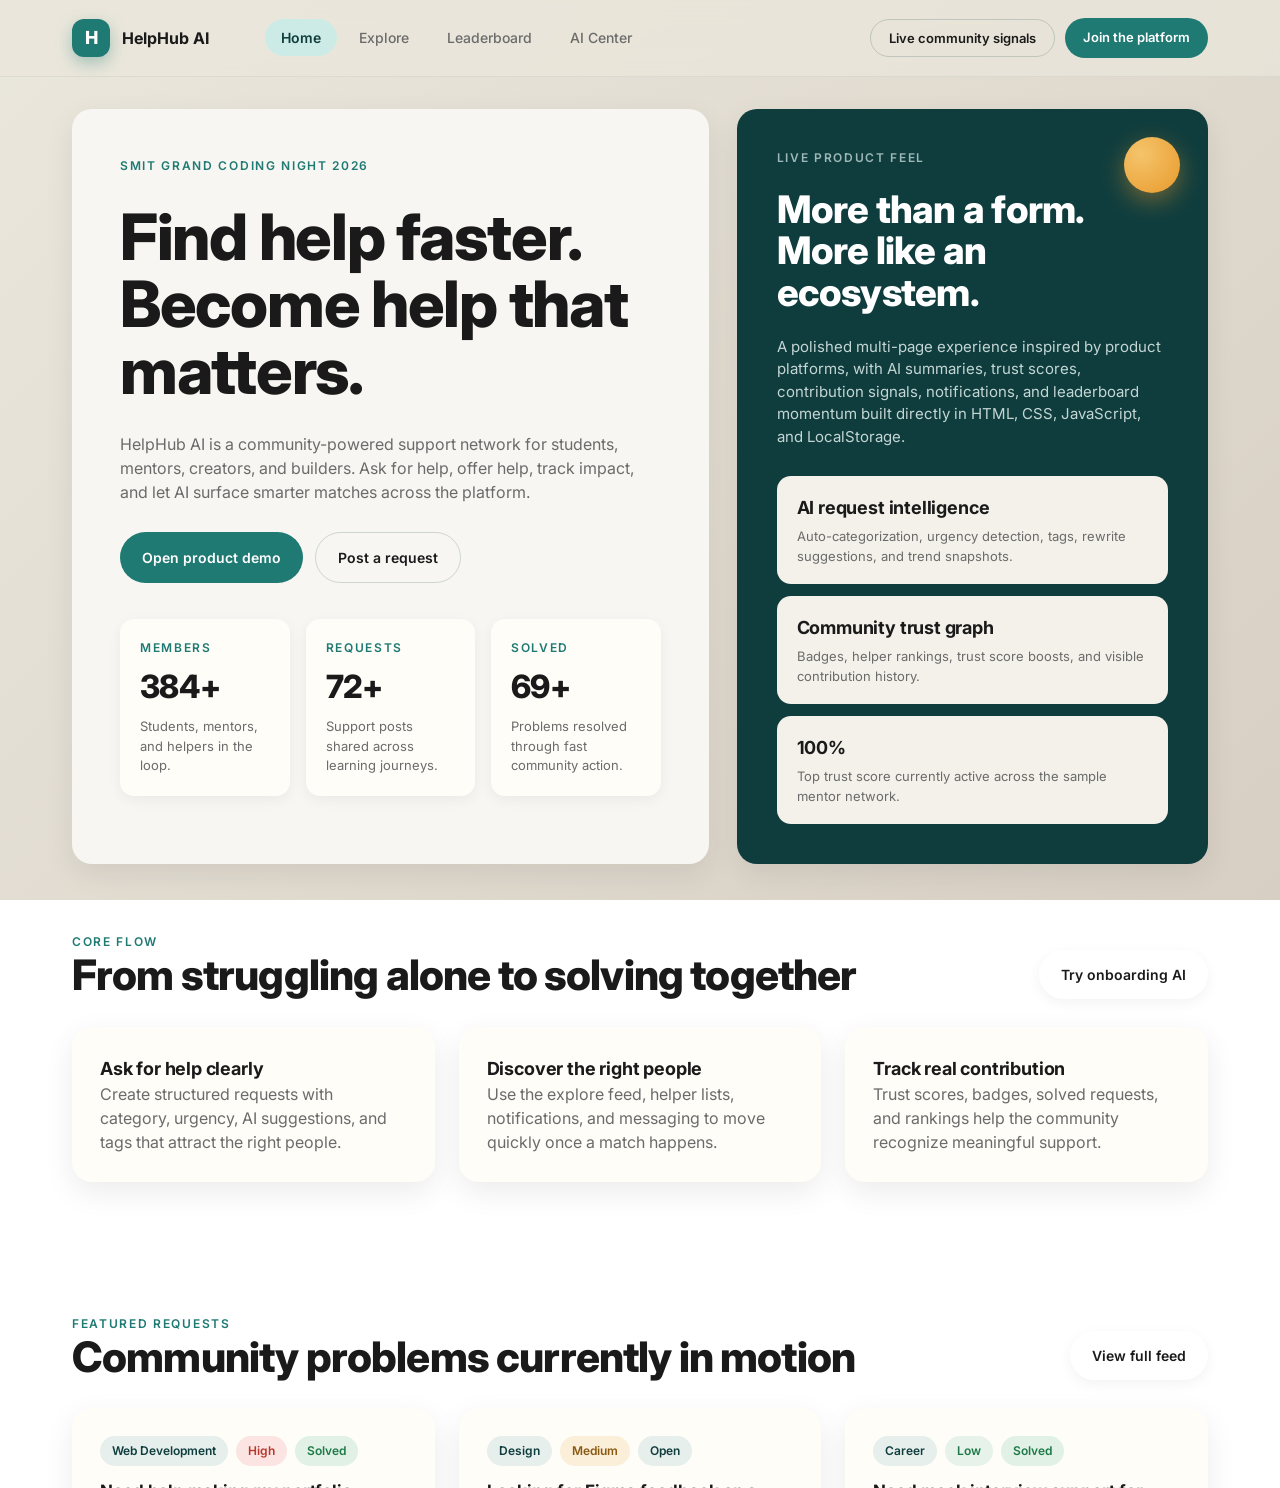
<file: project/index.html>
<!doctype html>
<html lang="en">
<head>
  <meta charset="utf-8" />
  <title>HelpHub AI</title>
  <meta http-equiv="refresh" content="0; url=home/index.html" />
</head>
<body>
  <p>Redirecting to <a href="home/index.html">HelpHub AI</a>…</p>
</body>
</html>
</file>
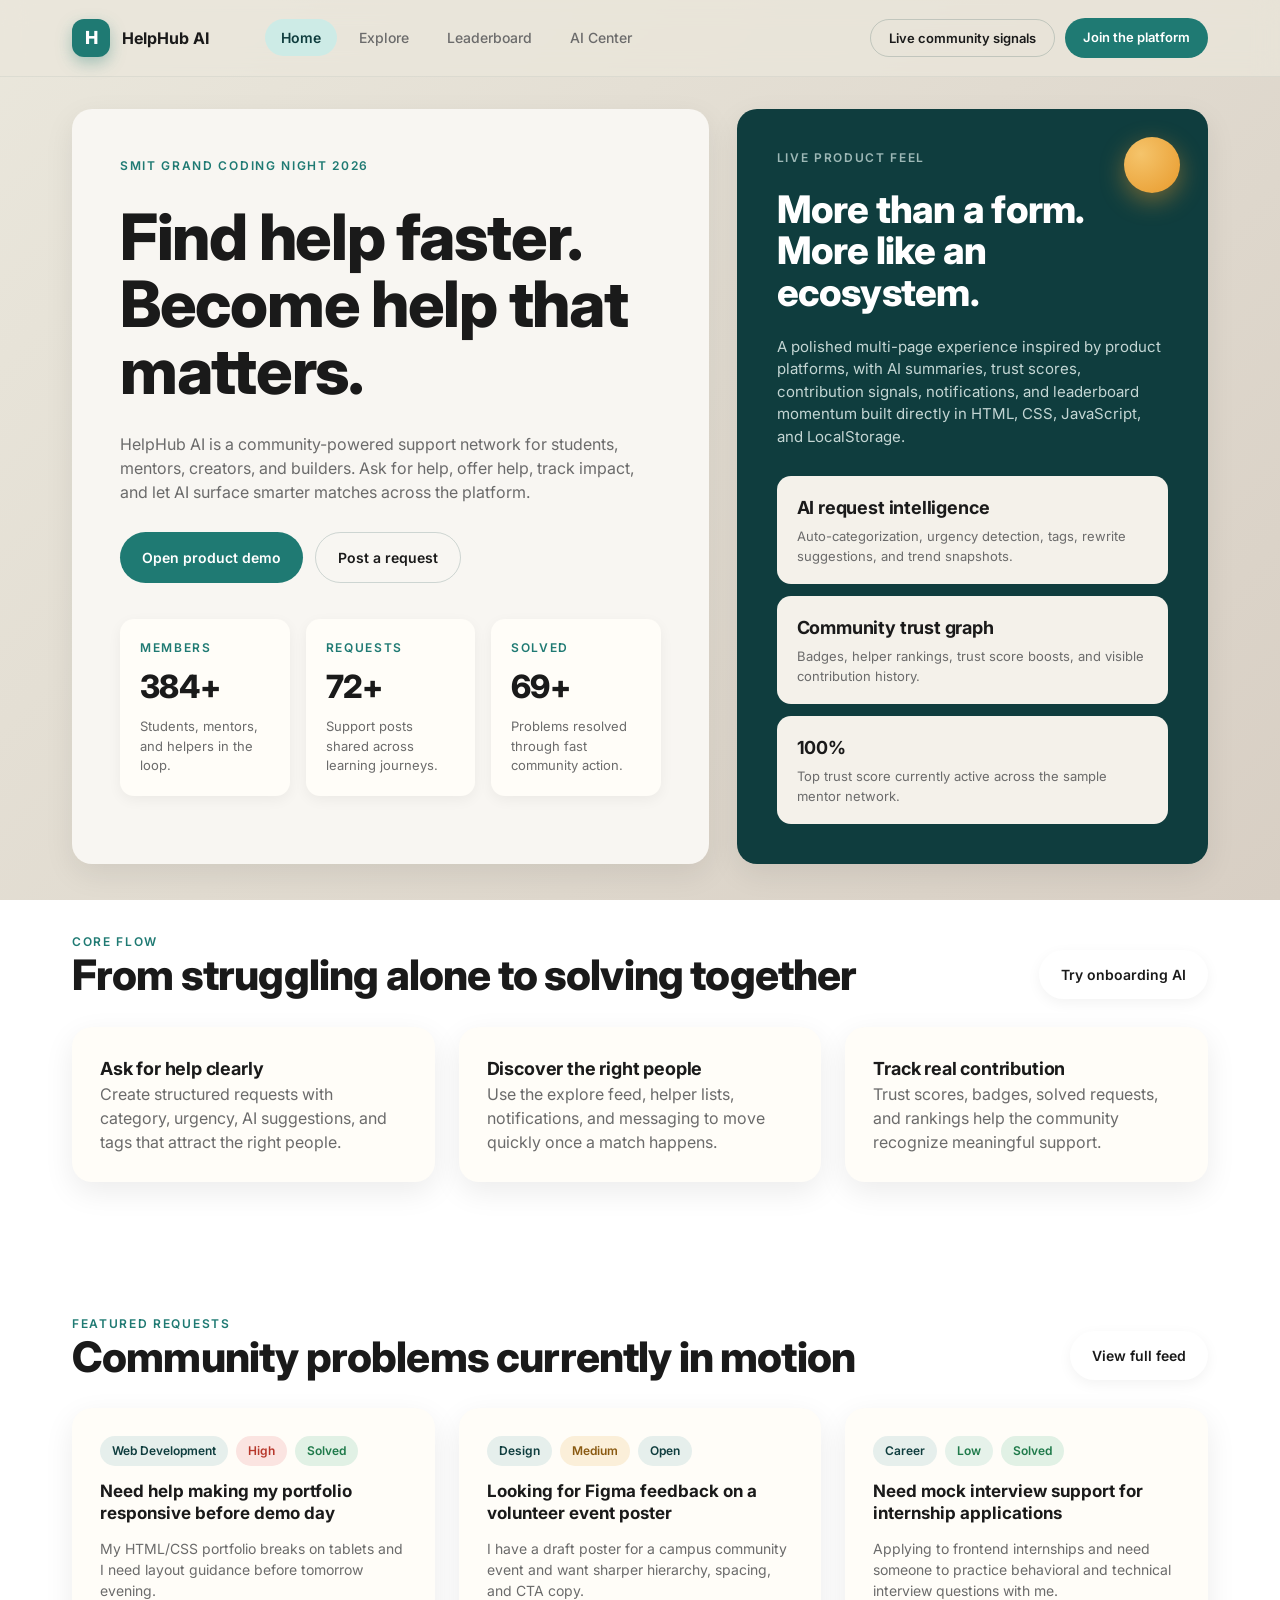
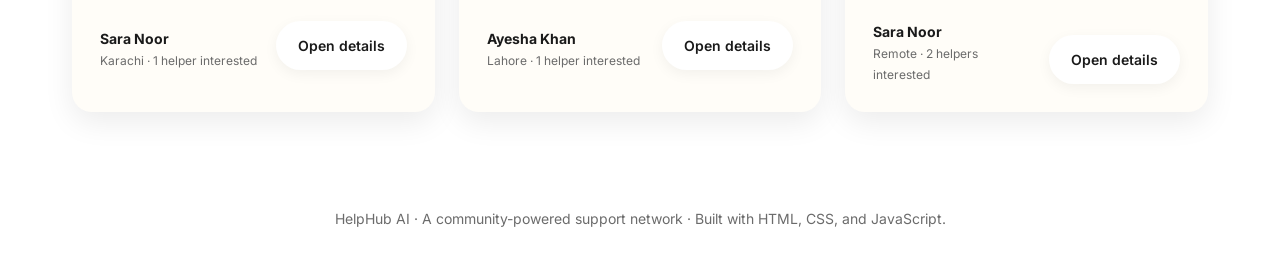
<file: project/home/index.html>
<!doctype html>
<html lang="en">
<head>
  <meta charset="utf-8" />
  <meta name="viewport" content="width=device-width,initial-scale=1" />
  <title>HelpHub AI — Find help faster. Become help that matters.</title>
  <meta name="description" content="HelpHub AI is a community-powered support network for students, mentors, creators, and builders." />
  <link rel="stylesheet" href="../shared/global.css" />
  <link rel="stylesheet" href="../shared/navbar.css" />
  <link rel="stylesheet" href="../shared/footer.css" />
  <link rel="stylesheet" href="home.css" />
</head>
<body>
  <main class="container">
    <!-- HERO -->
    <section class="hero">
      <div class="card hero-left">
        <span class="eyebrow">SMIT GRAND CODING NIGHT 2026</span>
        <h1 class="display">Find help faster.<br/>Become help that matters.</h1>
        <p class="lead">
          HelpHub AI is a community-powered support network for students, mentors,
          creators, and builders. Ask for help, offer help, track impact, and let AI
          surface smarter matches across the platform.
        </p>
        <div class="hero-actions">
          <a class="btn btn-primary" href="#demo">Open product demo</a>
          <a class="btn btn-ghost" href="../explore/explore.html">Post a request</a>
        </div>
        <div class="hero-stats">
          <div class="stat">
            <span class="eyebrow">MEMBERS</span>
            <div class="stat-num">384+</div>
            <p>Students, mentors, and helpers in the loop.</p>
          </div>
          <div class="stat">
            <span class="eyebrow">REQUESTS</span>
            <div class="stat-num">72+</div>
            <p>Support posts shared across learning journeys.</p>
          </div>
          <div class="stat">
            <span class="eyebrow">SOLVED</span>
            <div class="stat-num">69+</div>
            <p>Problems resolved through fast community action.</p>
          </div>
        </div>
      </div>

      <aside class="card-dark hero-right">
        <span class="dot-orb" aria-hidden="true"></span>
        <span class="eyebrow light">LIVE PRODUCT FEEL</span>
        <h2 class="dark-title">More than a form.<br/>More like an ecosystem.</h2>
        <p class="dark-lead">
          A polished multi-page experience inspired by product platforms, with AI
          summaries, trust scores, contribution signals, notifications, and
          leaderboard momentum built directly in HTML, CSS, JavaScript, and LocalStorage.
        </p>
        <div class="dark-cards">
          <div class="dark-card">
            <h3 class="card-title">AI request intelligence</h3>
            <p>Auto-categorization, urgency detection, tags, rewrite suggestions, and trend snapshots.</p>
          </div>
          <div class="dark-card">
            <h3 class="card-title">Community trust graph</h3>
            <p>Badges, helper rankings, trust score boosts, and visible contribution history.</p>
          </div>
          <div class="dark-card">
            <h3 class="card-title">100%</h3>
            <p>Top trust score currently active across the sample mentor network.</p>
          </div>
        </div>
      </aside>
    </section>

    <!-- CORE FLOW -->
    <section class="section">
      <div class="section-head">
        <div>
          <span class="eyebrow">CORE FLOW</span>
          <h2 class="section-title">From struggling alone to solving together</h2>
        </div>
        <a class="btn btn-pill-light" href="../ai-center/ai.html">Try onboarding AI</a>
      </div>
      <div class="grid grid-3 flow-grid">
        <div class="card">
          <h3 class="card-title">Ask for help clearly</h3>
          <p class="muted">Create structured requests with category, urgency, AI suggestions, and tags that attract the right people.</p>
        </div>
        <div class="card">
          <h3 class="card-title">Discover the right people</h3>
          <p class="muted">Use the explore feed, helper lists, notifications, and messaging to move quickly once a match happens.</p>
        </div>
        <div class="card">
          <h3 class="card-title">Track real contribution</h3>
          <p class="muted">Trust scores, badges, solved requests, and rankings help the community recognize meaningful support.</p>
        </div>
      </div>
    </section>

    <!-- FEATURED -->
    <section class="section">
      <div class="section-head">
        <div>
          <span class="eyebrow">FEATURED REQUESTS</span>
          <h2 class="section-title">Community problems currently in motion</h2>
        </div>
        <a class="btn btn-pill-light" href="../explore/explore.html">View full feed</a>
      </div>
      <div id="featuredGrid" class="grid grid-3"></div>
    </section>
  </main>

  <script src="../shared/store.js"></script>
  <script src="home.js"></script>
</body>
</html>
</file>
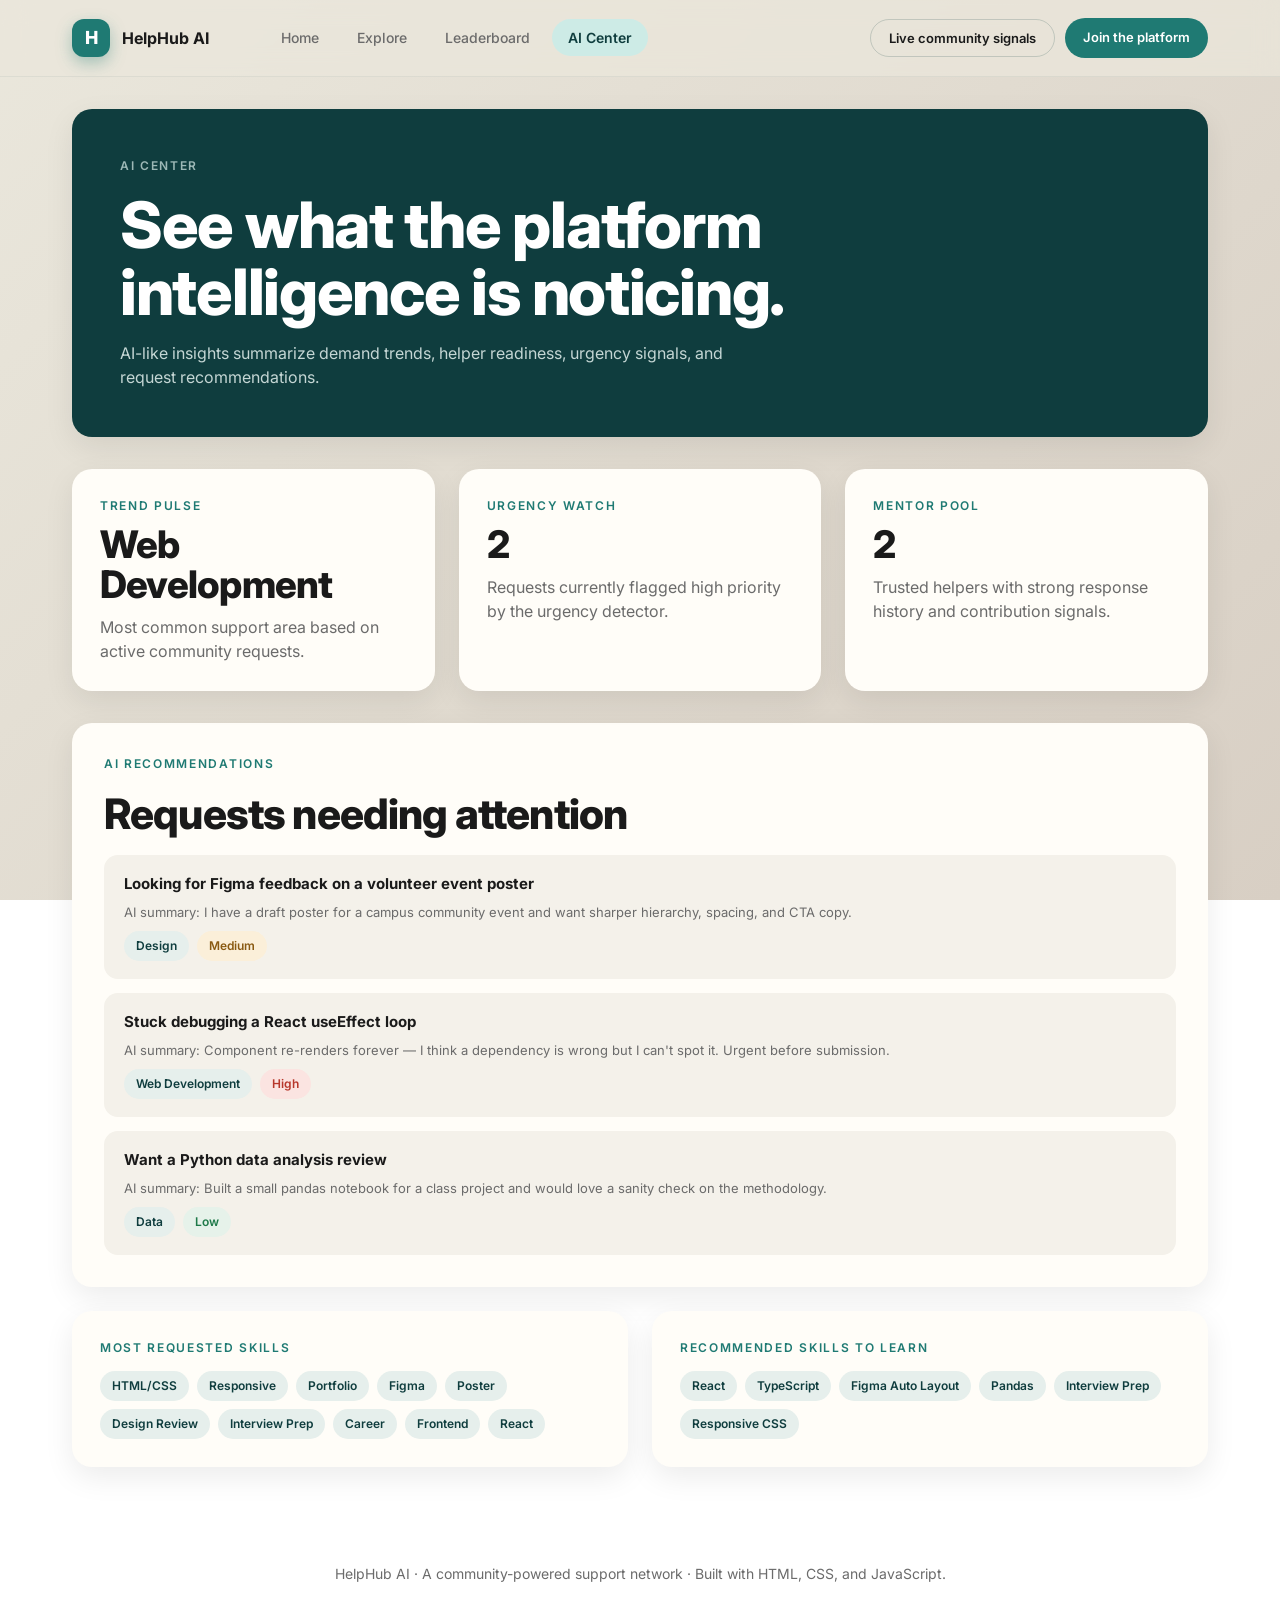
<file: project/ai-center/ai.html>
<!doctype html>
<html lang="en">
<head>
  <meta charset="utf-8" />
  <meta name="viewport" content="width=device-width,initial-scale=1" />
  <title>AI Center — HelpHub AI</title>
  <link rel="stylesheet" href="../shared/global.css" />
  <link rel="stylesheet" href="../shared/navbar.css" />
  <link rel="stylesheet" href="../shared/footer.css" />
  <link rel="stylesheet" href="ai.css" />
</head>
<body>
  <main class="container">
    <section class="card-dark page-hero">
      <span class="eyebrow light">AI CENTER</span>
      <h1 class="display dark-h1">See what the platform intelligence is noticing.</h1>
      <p class="dark-lead">AI-like insights summarize demand trends, helper readiness, urgency signals, and request recommendations.</p>
    </section>

    <section class="insight-grid">
      <div class="card insight">
        <span class="eyebrow">TREND PULSE</span>
        <h2 class="big" id="trendCat">Web Development</h2>
        <p class="muted">Most common support area based on active community requests.</p>
      </div>
      <div class="card insight">
        <span class="eyebrow">URGENCY WATCH</span>
        <h2 class="big" id="urgentCount">0</h2>
        <p class="muted">Requests currently flagged high priority by the urgency detector.</p>
      </div>
      <div class="card insight">
        <span class="eyebrow">MENTOR POOL</span>
        <h2 class="big" id="mentorCount">0</h2>
        <p class="muted">Trusted helpers with strong response history and contribution signals.</p>
      </div>
    </section>

    <section class="card recs">
      <span class="eyebrow">AI RECOMMENDATIONS</span>
      <h2 class="section-title">Requests needing attention</h2>
      <div id="recList" class="rec-list"></div>
    </section>

    <section class="skills-grid">
      <div class="card">
        <span class="eyebrow">MOST REQUESTED SKILLS</span>
        <div id="skillTags" class="tag-cloud"></div>
      </div>
      <div class="card">
        <span class="eyebrow">RECOMMENDED SKILLS TO LEARN</span>
        <div class="tag-cloud">
          <span class="tag">React</span><span class="tag">TypeScript</span>
          <span class="tag">Figma Auto Layout</span><span class="tag">Pandas</span>
          <span class="tag">Interview Prep</span><span class="tag">Responsive CSS</span>
        </div>
      </div>
    </section>
  </main>

  <script src="../shared/store.js"></script>
  <script src="ai.js"></script>
</body>
</html>
</file>
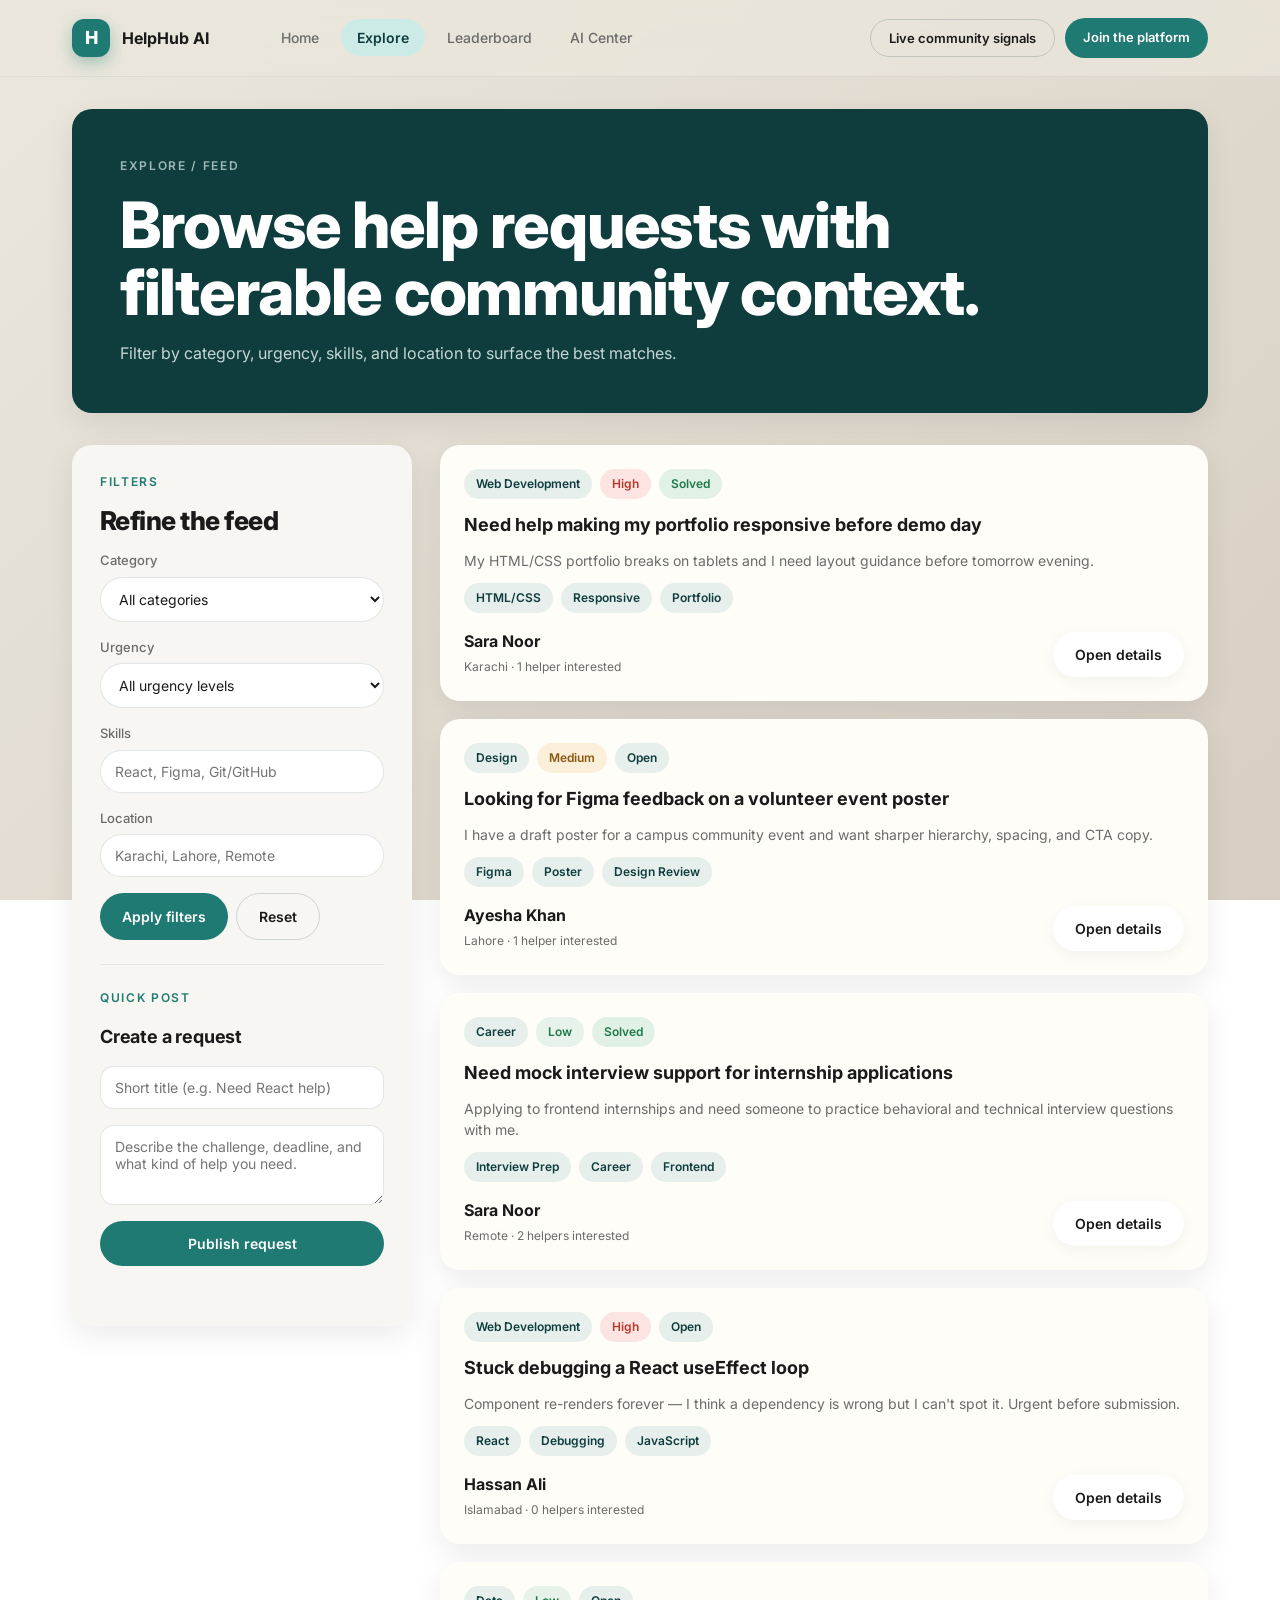
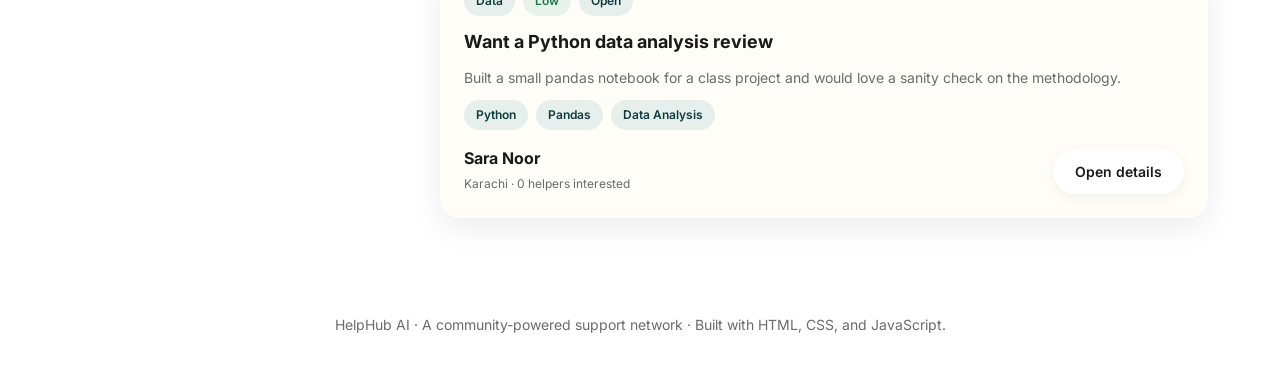
<file: project/explore/explore.html>
<!doctype html>
<html lang="en">
<head>
  <meta charset="utf-8" />
  <meta name="viewport" content="width=device-width,initial-scale=1" />
  <title>Explore — HelpHub AI</title>
  <link rel="stylesheet" href="../shared/global.css" />
  <link rel="stylesheet" href="../shared/navbar.css" />
  <link rel="stylesheet" href="../shared/footer.css" />
  <link rel="stylesheet" href="explore.css" />
</head>
<body>
  <main class="container">
    <section class="card-dark page-hero">
      <span class="eyebrow light">EXPLORE / FEED</span>
      <h1 class="display dark-h1">Browse help requests with filterable community context.</h1>
      <p class="dark-lead">Filter by category, urgency, skills, and location to surface the best matches.</p>
    </section>

    <section class="explore-grid">
      <aside class="card filters">
        <span class="eyebrow">FILTERS</span>
        <h2 class="section-title">Refine the feed</h2>

        <label class="field">
          <span>Category</span>
          <select id="fCategory">
            <option value="">All categories</option>
            <option>Web Development</option>
            <option>Design</option>
            <option>Career</option>
            <option>Data</option>
            <option>Community</option>
          </select>
        </label>

        <label class="field">
          <span>Urgency</span>
          <select id="fUrgency">
            <option value="">All urgency levels</option>
            <option>High</option><option>Medium</option><option>Low</option>
          </select>
        </label>

        <label class="field">
          <span>Skills</span>
          <input id="fSkills" placeholder="React, Figma, Git/GitHub" />
        </label>

        <label class="field">
          <span>Location</span>
          <input id="fLocation" placeholder="Karachi, Lahore, Remote" />
        </label>

        <div class="filter-actions">
          <button id="applyFilters" class="btn btn-primary">Apply filters</button>
          <button id="resetFilters" class="btn btn-ghost">Reset</button>
        </div>

        <hr class="divider" />

        <span class="eyebrow">QUICK POST</span>
        <h3 class="card-title">Create a request</h3>
        <input id="qTitle" class="qinput" placeholder="Short title (e.g. Need React help)" />
        <textarea id="qDesc" class="qinput" rows="3" placeholder="Describe the challenge, deadline, and what kind of help you need."></textarea>
        <button id="qSubmit" class="btn btn-primary" style="width:100%">Publish request</button>
        <div id="qHint" class="qhint"></div>
      </aside>

      <div id="reqList" class="req-list"></div>
    </section>
  </main>

  <script src="../shared/store.js"></script>
  <script src="explore.js"></script>
</body>
</html>
</file>
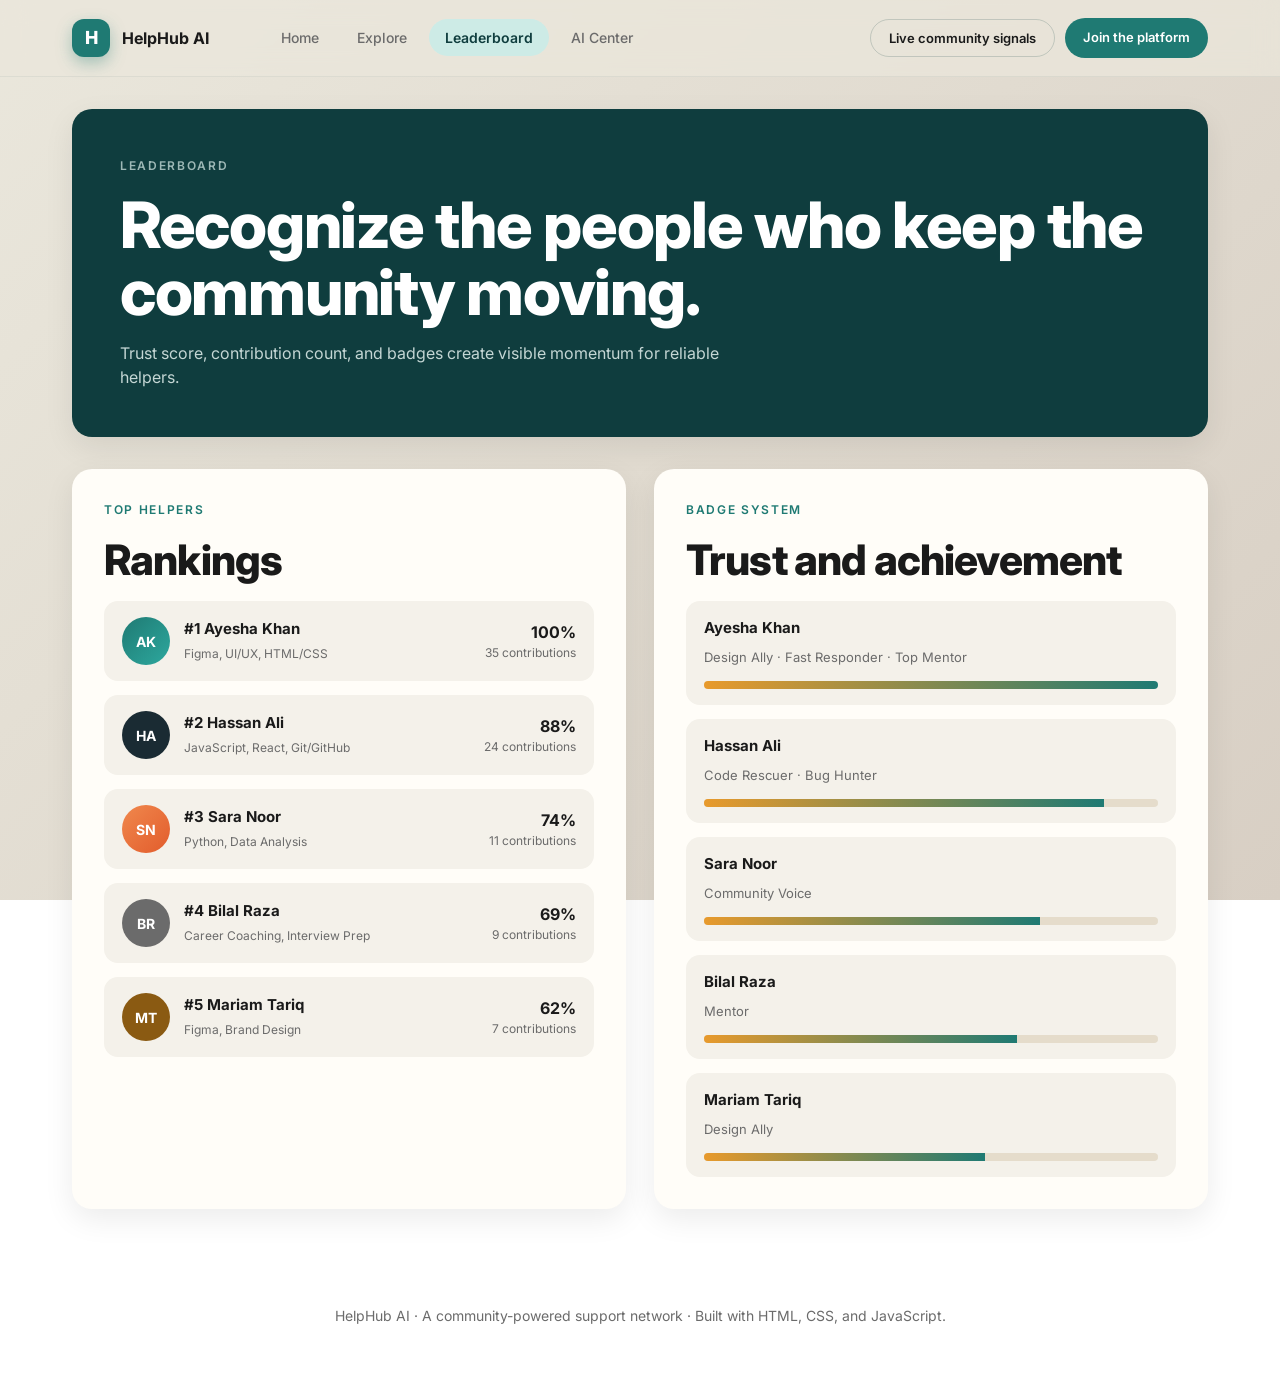
<file: project/leaderboard/leaderboard.html>
<!doctype html>
<html lang="en">
<head>
  <meta charset="utf-8" />
  <meta name="viewport" content="width=device-width,initial-scale=1" />
  <title>Leaderboard — HelpHub AI</title>
  <link rel="stylesheet" href="../shared/global.css" />
  <link rel="stylesheet" href="../shared/navbar.css" />
  <link rel="stylesheet" href="../shared/footer.css" />
  <link rel="stylesheet" href="leaderboard.css" />
</head>
<body>
  <main class="container">
    <section class="card-dark page-hero">
      <span class="eyebrow light">LEADERBOARD</span>
      <h1 class="display dark-h1">Recognize the people who keep the community moving.</h1>
      <p class="dark-lead">Trust score, contribution count, and badges create visible momentum for reliable helpers.</p>
    </section>

    <section class="lb-grid">
      <div class="card lb-col">
        <span class="eyebrow">TOP HELPERS</span>
        <h2 class="section-title">Rankings</h2>
        <div id="rankList" class="rank-list"></div>
      </div>
      <div class="card lb-col">
        <span class="eyebrow">BADGE SYSTEM</span>
        <h2 class="section-title">Trust and achievement</h2>
        <div id="badgeList" class="badge-list"></div>
      </div>
    </section>
  </main>

  <script src="../shared/store.js"></script>
  <script src="leaderboard.js"></script>
</body>
</html>
</file>
<file: project/shared/global.css>
/* ===== HelpHub AI — Global Design System ===== */
@import url('https://fonts.googleapis.com/css2?family=Inter:wght@400;500;600;700;800;900&display=swap');

:root {
  --bg-grad: linear-gradient(135deg, #EAE7DC, #D8CFC4);
  --primary: #1F7A73;
  --primary-hover: #186761;
  --dark-panel: #0F3D3E;
  --card: #F8F6F2;
  --text: #1A1A1A;
  --text-muted: #6B6B6B;
  --border: rgba(15, 61, 62, 0.08);
  --radius: 20px;
  --radius-sm: 14px;
  --radius-pill: 999px;
  --shadow: 0 10px 30px rgba(0, 0, 0, 0.08);
  --shadow-sm: 0 4px 14px rgba(0, 0, 0, 0.05);
}

* { box-sizing: border-box; margin: 0; padding: 0; }

html, body {
  font-family: 'Inter', system-ui, -apple-system, sans-serif;
  color: var(--text);
  background: var(--bg-grad);
  background-attachment: fixed;
  min-height: 100vh;
  -webkit-font-smoothing: antialiased;
  line-height: 1.5;
}

a { color: inherit; text-decoration: none; }
button { font-family: inherit; cursor: pointer; border: none; background: none; }
input, select, textarea { font-family: inherit; }

.container {
  max-width: 1200px;
  margin: 0 auto;
  padding: 0 32px;
}

.eyebrow {
  font-size: 12px;
  font-weight: 600;
  letter-spacing: 0.14em;
  text-transform: uppercase;
  color: var(--primary);
}
.eyebrow.light { color: #9DB8B6; }

h1.display {
  font-size: clamp(40px, 5.2vw, 64px);
  line-height: 1.05;
  letter-spacing: -0.02em;
  font-weight: 800;
}
h2.section-title {
  font-size: clamp(28px, 3.4vw, 42px);
  line-height: 1.1;
  letter-spacing: -0.02em;
  font-weight: 800;
}
h3.card-title {
  font-size: 18px;
  font-weight: 700;
  letter-spacing: -0.01em;
}

p.lead {
  font-size: 16px;
  color: var(--text-muted);
  max-width: 540px;
}

/* Buttons */
.btn {
  display: inline-flex;
  align-items: center;
  justify-content: center;
  gap: 8px;
  padding: 14px 22px;
  border-radius: var(--radius-pill);
  font-size: 14px;
  font-weight: 600;
  transition: transform 0.15s ease, background 0.15s ease, box-shadow 0.15s ease, color 0.15s ease;
  white-space: nowrap;
}
.btn-primary {
  background: var(--primary);
  color: #fff;
}
.btn-primary:hover { background: var(--primary-hover); transform: translateY(-1px); }
.btn-ghost {
  background: transparent;
  color: var(--text);
  border: 1px solid rgba(15, 61, 62, 0.18);
}
.btn-ghost:hover { background: rgba(255, 255, 255, 0.55); }
.btn-pill-light {
  background: #fff;
  color: var(--text);
  box-shadow: var(--shadow-sm);
}
.btn-pill-light:hover { transform: translateY(-1px); }

/* Cards */
.card {
  background: var(--card);
  border-radius: var(--radius);
  padding: 28px;
  box-shadow: var(--shadow);
}
.card-dark {
  background: var(--dark-panel);
  color: #fff;
  border-radius: var(--radius);
  padding: 36px;
  box-shadow: var(--shadow);
}

/* Tags */
.tag {
  display: inline-flex;
  align-items: center;
  padding: 6px 12px;
  border-radius: var(--radius-pill);
  font-size: 12px;
  font-weight: 600;
  background: #E6EFEC;
  color: #0F3D3E;
}
.tag-high { background: #FBE4E1; color: #B7382C; }
.tag-med  { background: #FBEFD9; color: #8A5A12; }
.tag-low  { background: #E6F2EA; color: #1F7A4A; }
.tag-solved { background: #E1F1E5; color: #1F7A4A; }
.tag-open   { background: #E6EFEC; color: #0F3D3E; }

/* Utility */
.grid { display: grid; gap: 24px; }
.flex { display: flex; }
.row { display: flex; gap: 16px; align-items: center; }
.muted { color: var(--text-muted); }
.section { padding: 64px 0; }

/* Footer */
.site-footer {
  padding: 32px 0 48px;
  text-align: center;
  color: var(--text-muted);
  font-size: 14px;
}
</file>
<file: project/shared/navbar.css>
/* ===== Navbar ===== */
.navbar {
  position: sticky;
  top: 0;
  z-index: 50;
  backdrop-filter: blur(12px);
  -webkit-backdrop-filter: blur(12px);
  background: rgba(234, 231, 220, 0.72);
  border-bottom: 1px solid rgba(15, 61, 62, 0.06);
}
.nav-inner {
  max-width: 1200px;
  margin: 0 auto;
  padding: 18px 32px;
  display: flex;
  align-items: center;
  gap: 24px;
}
.brand {
  display: flex;
  align-items: center;
  gap: 12px;
  font-weight: 700;
  font-size: 16px;
  color: var(--text);
}
.brand-mark {
  width: 38px;
  height: 38px;
  border-radius: 12px;
  background: var(--primary);
  color: #fff;
  display: grid;
  place-items: center;
  font-weight: 800;
  font-size: 18px;
  box-shadow: 0 6px 16px rgba(31, 122, 115, 0.35);
}
.nav-links {
  display: flex;
  gap: 6px;
  margin-left: 32px;
  list-style: none;
}
.nav-links a {
  display: inline-block;
  padding: 8px 16px;
  border-radius: var(--radius-pill);
  font-size: 14px;
  font-weight: 500;
  color: var(--text-muted);
  transition: background 0.15s ease, color 0.15s ease;
}
.nav-links a:hover { color: var(--text); background: rgba(255, 255, 255, 0.5); }
.nav-links a.active {
  background: #CDEBE6;
  color: #0F3D3E;
  font-weight: 600;
}
.nav-cta {
  margin-left: auto;
  display: flex;
  gap: 10px;
  align-items: center;
}
.nav-cta .btn { padding: 10px 18px; font-size: 13px; }

@media (max-width: 860px) {
  .nav-links { display: none; }
  .nav-cta .btn-ghost { display: none; }
}
</file>
<file: project/shared/footer.css>
/* Footer-only extras (kept minimal — main footer styles are in global.css) */
.site-footer a { color: var(--primary); font-weight: 600; }
.site-footer a:hover { text-decoration: underline; }
</file>
<file: project/home/home.css>
/* ===== Home Page ===== */
.hero {
  display: grid;
  grid-template-columns: 1.35fr 1fr;
  gap: 28px;
  margin-top: 32px;
}
.hero-left { padding: 48px; display: flex; flex-direction: column; gap: 28px; }
.hero-actions { display: flex; gap: 12px; flex-wrap: wrap; }

.hero-stats {
  display: grid;
  grid-template-columns: repeat(3, 1fr);
  gap: 16px;
  margin-top: 8px;
}
.stat {
  background: #FFFDF8;
  border-radius: var(--radius-sm);
  padding: 20px;
  display: flex;
  flex-direction: column;
  gap: 6px;
  box-shadow: var(--shadow-sm);
}
.stat-num {
  font-size: 32px;
  font-weight: 800;
  letter-spacing: -0.02em;
}
.stat p { font-size: 13px; color: var(--text-muted); }

/* Dark hero panel */
.hero-right {
  position: relative;
  display: flex;
  flex-direction: column;
  gap: 22px;
  overflow: hidden;
  padding: 40px;
}
.dot-orb {
  position: absolute;
  top: 28px; right: 28px;
  width: 56px; height: 56px;
  border-radius: 50%;
  background: radial-gradient(circle at 30% 30%, #F5C46B, #E89A2C);
  box-shadow: 0 8px 24px rgba(232, 154, 44, 0.45);
}
.dark-title {
  font-size: clamp(28px, 3vw, 38px);
  line-height: 1.1;
  font-weight: 800;
  letter-spacing: -0.02em;
  color: #fff;
  max-width: 16ch;
}
.dark-lead { color: #C4D6D4; font-size: 15px; max-width: 46ch; }
.dark-cards { display: flex; flex-direction: column; gap: 12px; margin-top: 6px; }
.dark-card {
  background: #F4F1EA;
  color: var(--text);
  border-radius: var(--radius-sm);
  padding: 18px 20px;
}
.dark-card h3 { margin-bottom: 6px; }
.dark-card p  { font-size: 13px; color: var(--text-muted); }

/* Section heads */
.section-head {
  display: flex;
  justify-content: space-between;
  align-items: flex-end;
  gap: 24px;
  margin-bottom: 28px;
}
.grid-3 { grid-template-columns: repeat(3, 1fr); }
.flow-grid .card { background: #FFFDF8; }

/* Featured request cards */
.req-card { display: flex; flex-direction: column; gap: 14px; background: #FFFDF8; }
.req-tags { display: flex; gap: 8px; flex-wrap: wrap; }
.req-title { font-size: 17px; font-weight: 700; line-height: 1.3; }
.req-desc  { font-size: 14px; color: var(--text-muted); }
.req-foot  {
  display: flex;
  justify-content: space-between;
  align-items: flex-end;
  margin-top: 6px;
  gap: 12px;
}
.req-author { font-size: 14px; }
.req-author strong { display: block; font-weight: 700; color: var(--text); }
.req-author span  { font-size: 12px; color: var(--text-muted); }

@media (max-width: 980px) {
  .hero { grid-template-columns: 1fr; }
  .hero-stats, .grid-3 { grid-template-columns: 1fr; }
  .section-head { flex-direction: column; align-items: flex-start; }
  .hero-left { padding: 32px; }
}
</file>
<file: project/ai-center/ai.css>
.page-hero { margin-top: 32px; padding: 48px; display: flex; flex-direction: column; gap: 16px; }
.dark-h1 { color: #fff; max-width: 22ch; }
.dark-lead { color: #C4D6D4; max-width: 64ch; }

.insight-grid {
  display: grid;
  grid-template-columns: repeat(3, 1fr);
  gap: 24px;
  margin: 32px 0;
}
.insight { background: #FFFDF8; padding: 28px; display: flex; flex-direction: column; gap: 10px; }
.big { font-size: 38px; font-weight: 800; letter-spacing: -0.02em; line-height: 1.05; }

.recs { background: #FFFDF8; padding: 32px; display: flex; flex-direction: column; gap: 18px; }
.rec-list { display: flex; flex-direction: column; gap: 14px; }
.rec-row {
  background: #F4F1EA;
  border-radius: var(--radius-sm);
  padding: 18px 20px;
  display: flex;
  flex-direction: column;
  gap: 8px;
}
.rec-row strong { font-size: 15px; }
.rec-row p { font-size: 13px; color: var(--text-muted); }
.rec-row .req-tags { display: flex; gap: 8px; flex-wrap: wrap; }

.skills-grid {
  display: grid;
  grid-template-columns: 1fr 1fr;
  gap: 24px;
  margin: 24px 0 64px;
}
.skills-grid .card { background: #FFFDF8; display: flex; flex-direction: column; gap: 14px; }
.tag-cloud { display: flex; flex-wrap: wrap; gap: 8px; }

@media (max-width: 900px) {
  .insight-grid, .skills-grid { grid-template-columns: 1fr; }
}
</file>
<file: project/explore/explore.css>
.page-hero {
  margin-top: 32px;
  padding: 48px;
  display: flex;
  flex-direction: column;
  gap: 16px;
}
.dark-h1 { color: #fff; max-width: 22ch; }
.dark-lead { color: #C4D6D4; max-width: 60ch; }

.explore-grid {
  display: grid;
  grid-template-columns: 340px 1fr;
  gap: 28px;
  margin: 32px 0 64px;
}

/* Filters */
.filters { display: flex; flex-direction: column; gap: 16px; height: fit-content; position: sticky; top: 96px; }
.filters .section-title { font-size: 26px; }
.field { display: flex; flex-direction: column; gap: 6px; font-size: 13px; color: var(--text-muted); font-weight: 500; }
.field select, .field input, .qinput {
  padding: 12px 14px;
  border-radius: var(--radius-pill);
  border: 1px solid rgba(15, 61, 62, 0.12);
  background: #fff;
  font-size: 14px;
  color: var(--text);
  outline: none;
}
.qinput { border-radius: var(--radius-sm); }
textarea.qinput { resize: vertical; min-height: 80px; }
.field input:focus, .field select:focus, .qinput:focus { border-color: var(--primary); }
.filter-actions { display: flex; gap: 8px; }
.divider { border: none; border-top: 1px solid rgba(15,61,62,0.08); margin: 8px 0; }
.qhint { font-size: 12px; color: var(--text-muted); min-height: 16px; }

/* Request list */
.req-list { display: flex; flex-direction: column; gap: 18px; }
.req-card {
  background: #FFFDF8;
  border-radius: var(--radius);
  padding: 24px;
  box-shadow: var(--shadow);
  display: flex;
  flex-direction: column;
  gap: 12px;
}
.req-tags { display: flex; gap: 8px; flex-wrap: wrap; }
.req-title { font-size: 18px; font-weight: 700; }
.req-desc  { font-size: 14px; color: var(--text-muted); }
.req-foot  { display: flex; justify-content: space-between; align-items: flex-end; gap: 12px; margin-top: 4px; }
.req-author strong { display: block; }
.req-author span   { font-size: 12px; color: var(--text-muted); }

@media (max-width: 980px) {
  .explore-grid { grid-template-columns: 1fr; }
  .filters { position: static; }
}
</file>
<file: project/leaderboard/leaderboard.css>
.page-hero { margin-top: 32px; padding: 48px; display: flex; flex-direction: column; gap: 16px; }
.dark-h1 { color: #fff; max-width: 24ch; }
.dark-lead { color: #C4D6D4; max-width: 60ch; }

.lb-grid {
  display: grid;
  grid-template-columns: 1fr 1fr;
  gap: 28px;
  margin: 32px 0 64px;
}
.lb-col { background: #FFFDF8; padding: 32px; display: flex; flex-direction: column; gap: 18px; }

.rank-list, .badge-list { display: flex; flex-direction: column; gap: 14px; }
.rank-row {
  background: #F4F1EA;
  border-radius: var(--radius-sm);
  padding: 16px 18px;
  display: grid;
  grid-template-columns: 48px 1fr auto;
  gap: 14px;
  align-items: center;
}
.avatar {
  width: 48px; height: 48px; border-radius: 50%;
  display: grid; place-items: center;
  font-weight: 700; color: #fff; font-size: 14px;
}
.av-1 { background: linear-gradient(135deg, #1F7A73, #2DA89E); }
.av-2 { background: #1A2B33; }
.av-3 { background: linear-gradient(135deg, #F0884D, #E25C2C); }
.av-4 { background: #6B6B6B; }
.av-5 { background: #8A5A12; }

.rank-meta strong { display: block; font-size: 15px; }
.rank-meta span   { font-size: 12px; color: var(--text-muted); }
.rank-score { text-align: right; }
.rank-score .pct { font-weight: 700; }
.rank-score .ct  { font-size: 12px; color: var(--text-muted); }

.badge-row {
  background: #F4F1EA;
  border-radius: var(--radius-sm);
  padding: 16px 18px;
  display: flex; flex-direction: column; gap: 8px;
}
.badge-row strong { font-size: 15px; }
.badge-row .badges { font-size: 13px; color: var(--text-muted); }
.bar { height: 8px; border-radius: 999px; background: #E5DCCB; overflow: hidden; margin-top: 6px; }
.bar > span { display: block; height: 100%; background: linear-gradient(90deg, #E89A2C, #1F7A73); }

@media (max-width: 900px) { .lb-grid { grid-template-columns: 1fr; } }
</file>
